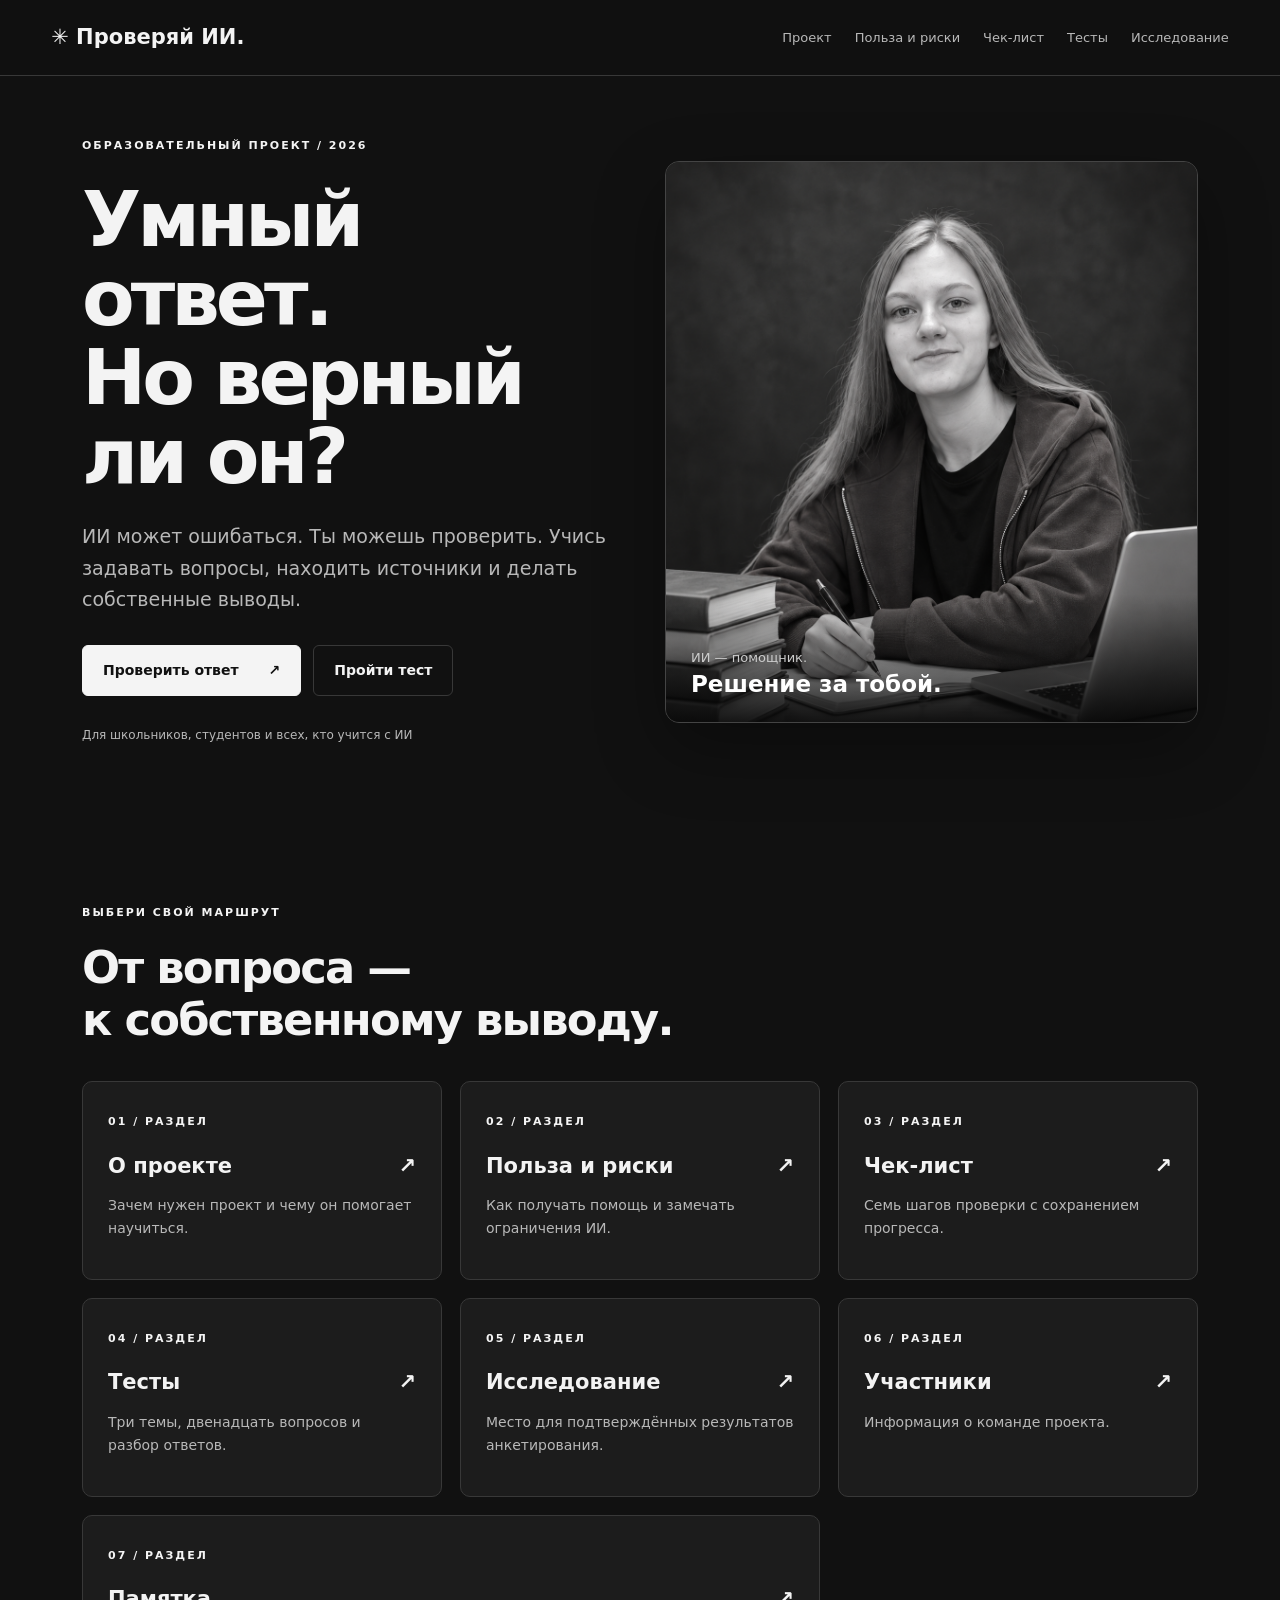
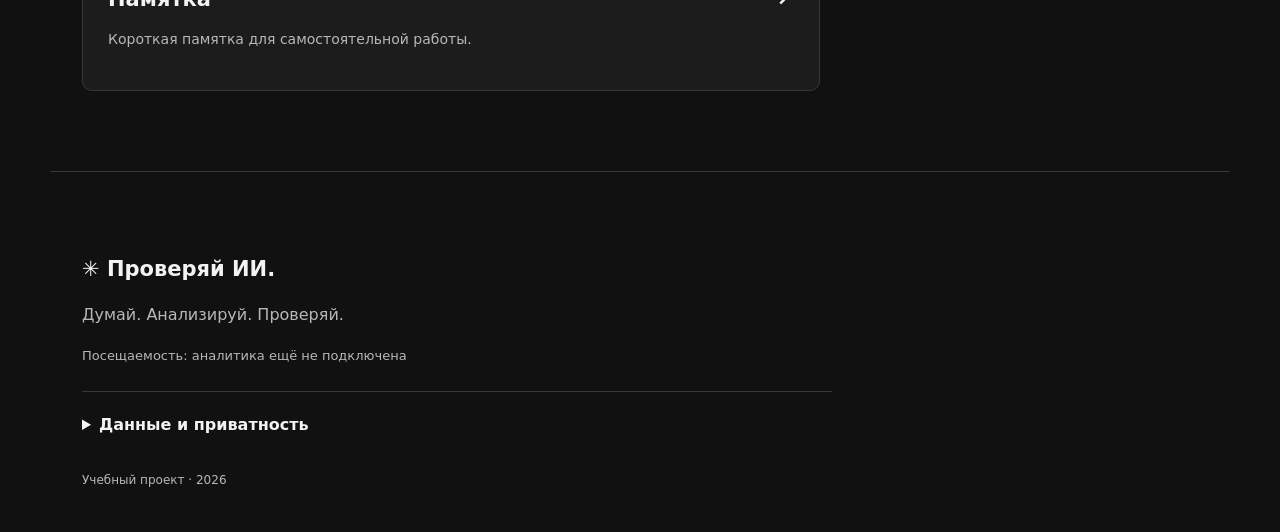
<file: index.html>
<!doctype html><html lang="ru"><head><meta charset="utf-8"><meta name="viewport" content="width=device-width, initial-scale=1"><meta name="theme-color" content="#10131a"><meta name="description" content="Проверяй ИИ: образовательный портал о критическом мышлении, проверке фактов и ответственном использовании ИИ."><title>Главная — Проверяй ИИ</title><link rel="icon" href="favicon.svg" type="image/svg+xml"><link rel="stylesheet" href="style.css"><script src="config.js" defer></script><script src="script.js" defer></script></head><body>
<a class="skip" href="#main">К содержанию</a><header><a class="brand" href="index.html"><span class="mark">✳</span> Проверяй ИИ<span class="dot">.</span></a><button class="menu" aria-expanded="false" aria-controls="nav">Меню</button><nav id="nav" aria-label="Основная навигация"><a href="about.html">Проект</a><a href="guide.html">Польза и риски</a><a href="check.html">Чек-лист</a><a href="tests.html">Тесты</a><a href="research.html">Исследование</a></nav></header>
<main id="main"><section class="hero wrap" id="home"><div><p class="eyebrow">ОБРАЗОВАТЕЛЬНЫЙ ПРОЕКТ / 2026</p><h1>Умный ответ.<br>Но <em>верный</em><br>ли он?</h1><p class="lead">ИИ может ошибаться. Ты можешь проверить. Учись задавать вопросы, находить источники и делать собственные выводы.</p><div class="actions"><a class="button primary" href="check.html">Проверить ответ <span>↗</span></a><a class="button ghost" href="tests.html">Пройти тест</a></div><p class="small">Для школьников, студентов и всех, кто учится с ИИ</p></div><figure class="student-portrait"><img src="assets/student-hero.png" width="1122" height="1402" alt="Девочка из брошюры проекта за столом с тетрадью, книгами и ноутбуком"><figcaption><span>ИИ — помощник.</span><strong>Решение за тобой.</strong></figcaption></figure></section><section class="wrap section directory"><p class="eyebrow">ВЫБЕРИ СВОЙ МАРШРУТ</p><h2>От вопроса —<br><em>к собственному выводу.</em></h2><div class="portal-grid"><a class="portal-link" href="about.html"><span class="eyebrow">01 / РАЗДЕЛ</span><h3>О проекте <span>↗</span></h3><p>Зачем нужен проект и чему он помогает научиться.</p></a><a class="portal-link" href="guide.html"><span class="eyebrow">02 / РАЗДЕЛ</span><h3>Польза и риски <span>↗</span></h3><p>Как получать помощь и замечать ограничения ИИ.</p></a><a class="portal-link" href="check.html"><span class="eyebrow">03 / РАЗДЕЛ</span><h3>Чек-лист <span>↗</span></h3><p>Семь шагов проверки с сохранением прогресса.</p></a><a class="portal-link" href="tests.html"><span class="eyebrow">04 / РАЗДЕЛ</span><h3>Тесты <span>↗</span></h3><p>Три темы, двенадцать вопросов и разбор ответов.</p></a><a class="portal-link" href="research.html"><span class="eyebrow">05 / РАЗДЕЛ</span><h3>Исследование <span>↗</span></h3><p>Место для подтверждённых результатов анкетирования.</p></a><a class="portal-link" href="team.html"><span class="eyebrow">06 / РАЗДЕЛ</span><h3>Участники <span>↗</span></h3><p>Информация о команде проекта.</p></a><a class="portal-link" href="rules.html"><span class="eyebrow">07 / РАЗДЕЛ</span><h3>Памятка <span>↗</span></h3><p>Короткая памятка для самостоятельной работы.</p></a></div></section></main><footer class="wrap"><a class="brand" href="index.html">✳ Проверяй ИИ.</a><p>Думай. Анализируй. Проверяй.</p><div id="visits" role="status">Посещаемость: аналитика ещё не подключена</div><details><summary>Данные и приватность</summary><p>Отметки чек-листа хранятся локально в браузере. После завершения теста посетитель может добровольно отправить ответы и балл владельцу через Google Apps Script в закрытую Google Таблицу. Имя и почта не запрашиваются. Без нажатия кнопки ответы не отправляются. После подключения GoatCounter посещения обрабатываются сторонним сервисом. Блокировщики могут мешать учёту, а просмотры не равны числу людей.</p><a href="https://www.goatcounter.com/help/privacy">Обработка данных GoatCounter ↗</a></details><p class="small">Учебный проект · 2026</p></footer><noscript><p class="wrap">Для чек-листа и тестов включи JavaScript. Статьи и памятка доступны без него.</p></noscript></body></html>
</file>
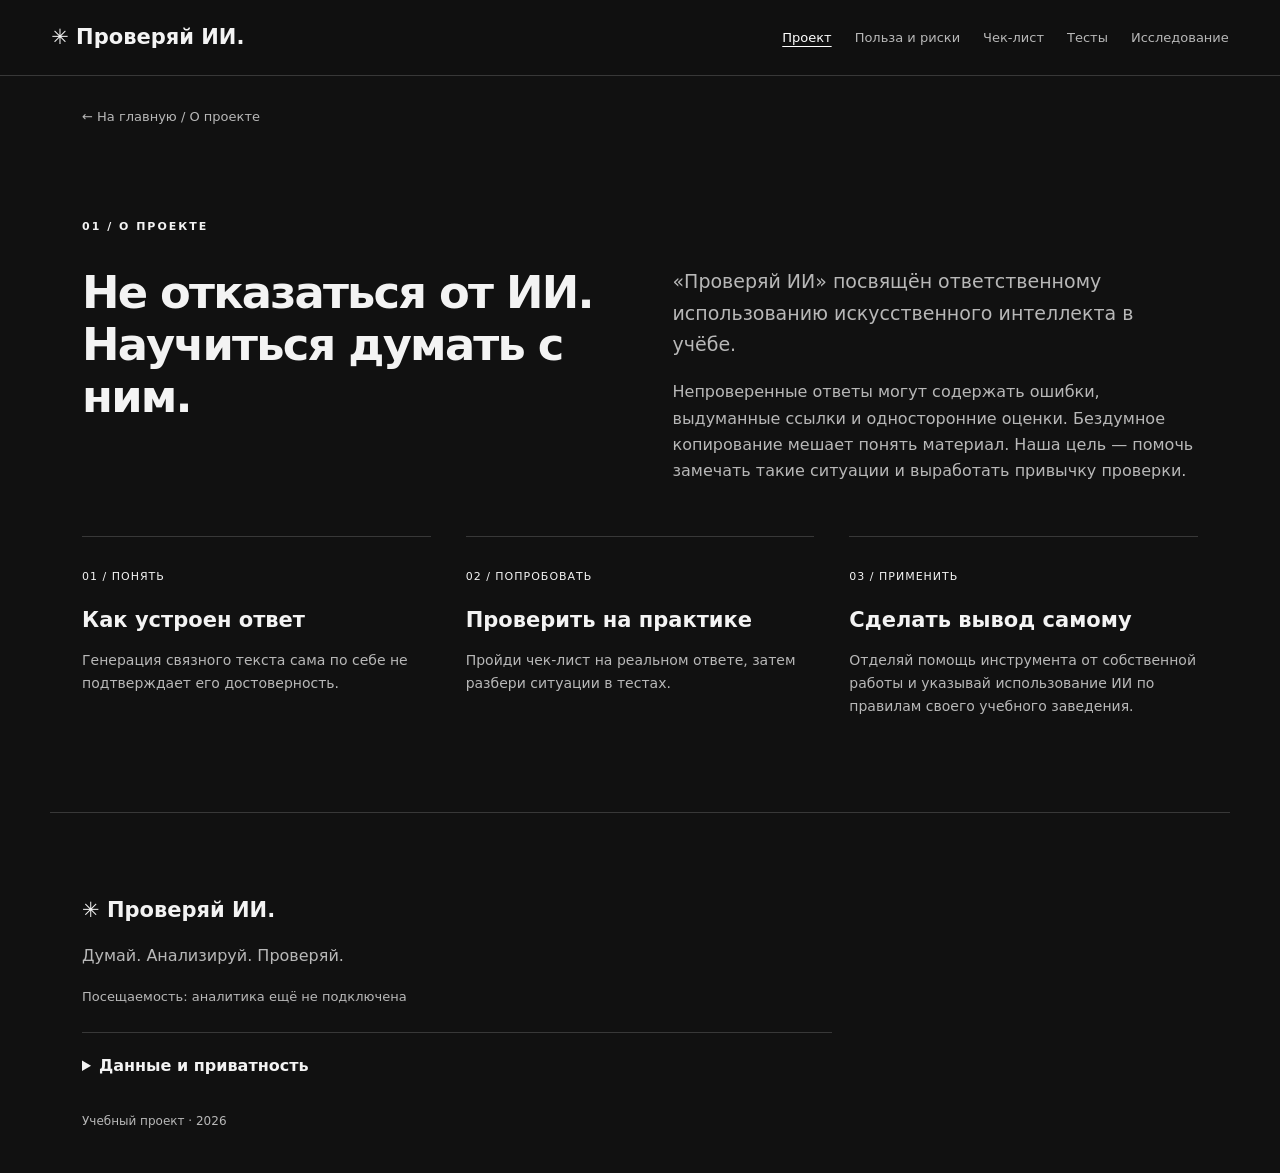
<file: about.html>
<!doctype html><html lang="ru"><head><meta charset="utf-8"><meta name="viewport" content="width=device-width, initial-scale=1"><meta name="theme-color" content="#10131a"><meta name="description" content="Проверяй ИИ: образовательный портал о критическом мышлении, проверке фактов и ответственном использовании ИИ."><title>О проекте — Проверяй ИИ</title><link rel="icon" href="favicon.svg" type="image/svg+xml"><link rel="stylesheet" href="style.css"><script src="config.js" defer></script><script src="script.js" defer></script></head><body>
<a class="skip" href="#main">К содержанию</a><header><a class="brand" href="index.html"><span class="mark">✳</span> Проверяй ИИ<span class="dot">.</span></a><button class="menu" aria-expanded="false" aria-controls="nav">Меню</button><nav id="nav" aria-label="Основная навигация"><a aria-current="page" href="about.html">Проект</a><a href="guide.html">Польза и риски</a><a href="check.html">Чек-лист</a><a href="tests.html">Тесты</a><a href="research.html">Исследование</a></nav></header>
<main id="main"><div class="wrap breadcrumb"><a href="index.html">← На главную</a><span> / О проекте</span></div><section class="wrap section" id="about"><p class="eyebrow">01 / О ПРОЕКТЕ</p><div class="split"><h2>Не отказаться от ИИ.<br>Научиться <em>думать с ним.</em></h2><div><p class="lead">«Проверяй ИИ» посвящён ответственному использованию искусственного интеллекта в учёбе.</p><p>Непроверенные ответы могут содержать ошибки, выдуманные ссылки и односторонние оценки. Бездумное копирование мешает понять материал. Наша цель — помочь замечать такие ситуации и выработать привычку проверки.</p></div></div><div class="steps"><article><span>01 / ПОНЯТЬ</span><h3>Как устроен ответ</h3><p>Генерация связного текста сама по себе не подтверждает его достоверность.</p></article><article><span>02 / ПОПРОБОВАТЬ</span><h3>Проверить на практике</h3><p>Пройди чек-лист на реальном ответе, затем разбери ситуации в тестах.</p></article><article><span>03 / ПРИМЕНИТЬ</span><h3>Сделать вывод самому</h3><p>Отделяй помощь инструмента от собственной работы и указывай использование ИИ по правилам своего учебного заведения.</p></article></div></section></main><footer class="wrap"><a class="brand" href="index.html">✳ Проверяй ИИ.</a><p>Думай. Анализируй. Проверяй.</p><div id="visits" role="status">Посещаемость: аналитика ещё не подключена</div><details><summary>Данные и приватность</summary><p>Отметки чек-листа хранятся локально в браузере. После завершения теста посетитель может добровольно отправить ответы и балл владельцу через Google Apps Script в закрытую Google Таблицу. Имя и почта не запрашиваются. Без нажатия кнопки ответы не отправляются. После подключения GoatCounter посещения обрабатываются сторонним сервисом. Блокировщики могут мешать учёту, а просмотры не равны числу людей.</p><a href="https://www.goatcounter.com/help/privacy">Обработка данных GoatCounter ↗</a></details><p class="small">Учебный проект · 2026</p></footer><noscript><p class="wrap">Для чек-листа и тестов включи JavaScript. Статьи и памятка доступны без него.</p></noscript></body></html>
</file>
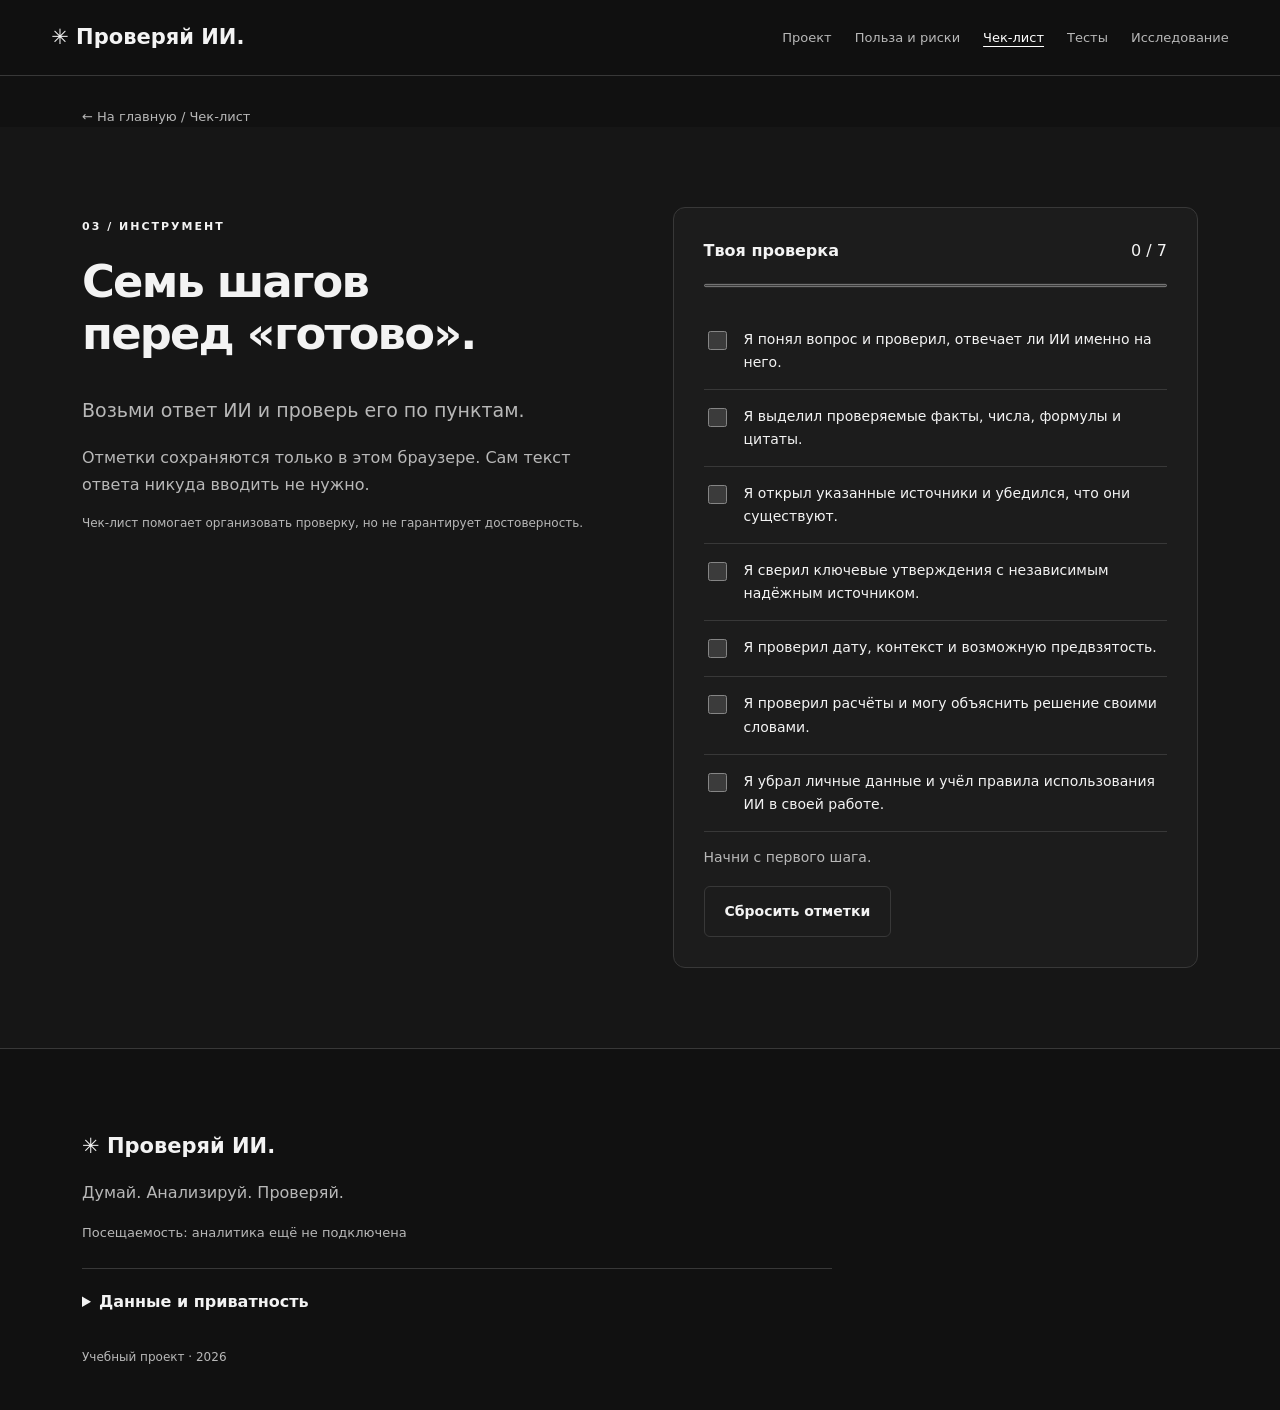
<file: check.html>
<!doctype html><html lang="ru"><head><meta charset="utf-8"><meta name="viewport" content="width=device-width, initial-scale=1"><meta name="theme-color" content="#10131a"><meta name="description" content="Проверяй ИИ: образовательный портал о критическом мышлении, проверке фактов и ответственном использовании ИИ."><title>Чек-лист — Проверяй ИИ</title><link rel="icon" href="favicon.svg" type="image/svg+xml"><link rel="stylesheet" href="style.css"><script src="config.js" defer></script><script src="script.js" defer></script></head><body>
<a class="skip" href="#main">К содержанию</a><header><a class="brand" href="index.html"><span class="mark">✳</span> Проверяй ИИ<span class="dot">.</span></a><button class="menu" aria-expanded="false" aria-controls="nav">Меню</button><nav id="nav" aria-label="Основная навигация"><a href="about.html">Проект</a><a href="guide.html">Польза и риски</a><a aria-current="page" href="check.html">Чек-лист</a><a href="tests.html">Тесты</a><a href="research.html">Исследование</a></nav></header>
<main id="main"><div class="wrap breadcrumb"><a href="index.html">← На главную</a><span> / Чек-лист</span></div><section class="section check-section" id="check"><div class="wrap split"><div><p class="eyebrow">03 / ИНСТРУМЕНТ</p><h2>Семь шагов<br>перед «готово»<em>.</em></h2><p class="lead">Возьми ответ ИИ и проверь его по пунктам.</p><p>Отметки сохраняются только в этом браузере. Сам текст ответа никуда вводить не нужно.</p><p class="small">Чек-лист помогает организовать проверку, но не гарантирует достоверность.</p></div><div class="panel"><div class="progress-head"><b>Твоя проверка</b><output id="count">0 / 7</output></div><progress id="progress" max="7" value="0" aria-label="Выполненные шаги проверки"></progress><div id="check-items"></div><p id="check-result" role="status"></p><button id="reset" class="button ghost">Сбросить отметки</button></div></div></section></main><footer class="wrap"><a class="brand" href="index.html">✳ Проверяй ИИ.</a><p>Думай. Анализируй. Проверяй.</p><div id="visits" role="status">Посещаемость: аналитика ещё не подключена</div><details><summary>Данные и приватность</summary><p>Отметки чек-листа хранятся локально в браузере. После завершения теста посетитель может добровольно отправить ответы и балл владельцу через Google Apps Script в закрытую Google Таблицу. Имя и почта не запрашиваются. Без нажатия кнопки ответы не отправляются. После подключения GoatCounter посещения обрабатываются сторонним сервисом. Блокировщики могут мешать учёту, а просмотры не равны числу людей.</p><a href="https://www.goatcounter.com/help/privacy">Обработка данных GoatCounter ↗</a></details><p class="small">Учебный проект · 2026</p></footer><noscript><p class="wrap">Для чек-листа и тестов включи JavaScript. Статьи и памятка доступны без него.</p></noscript></body></html>
</file>
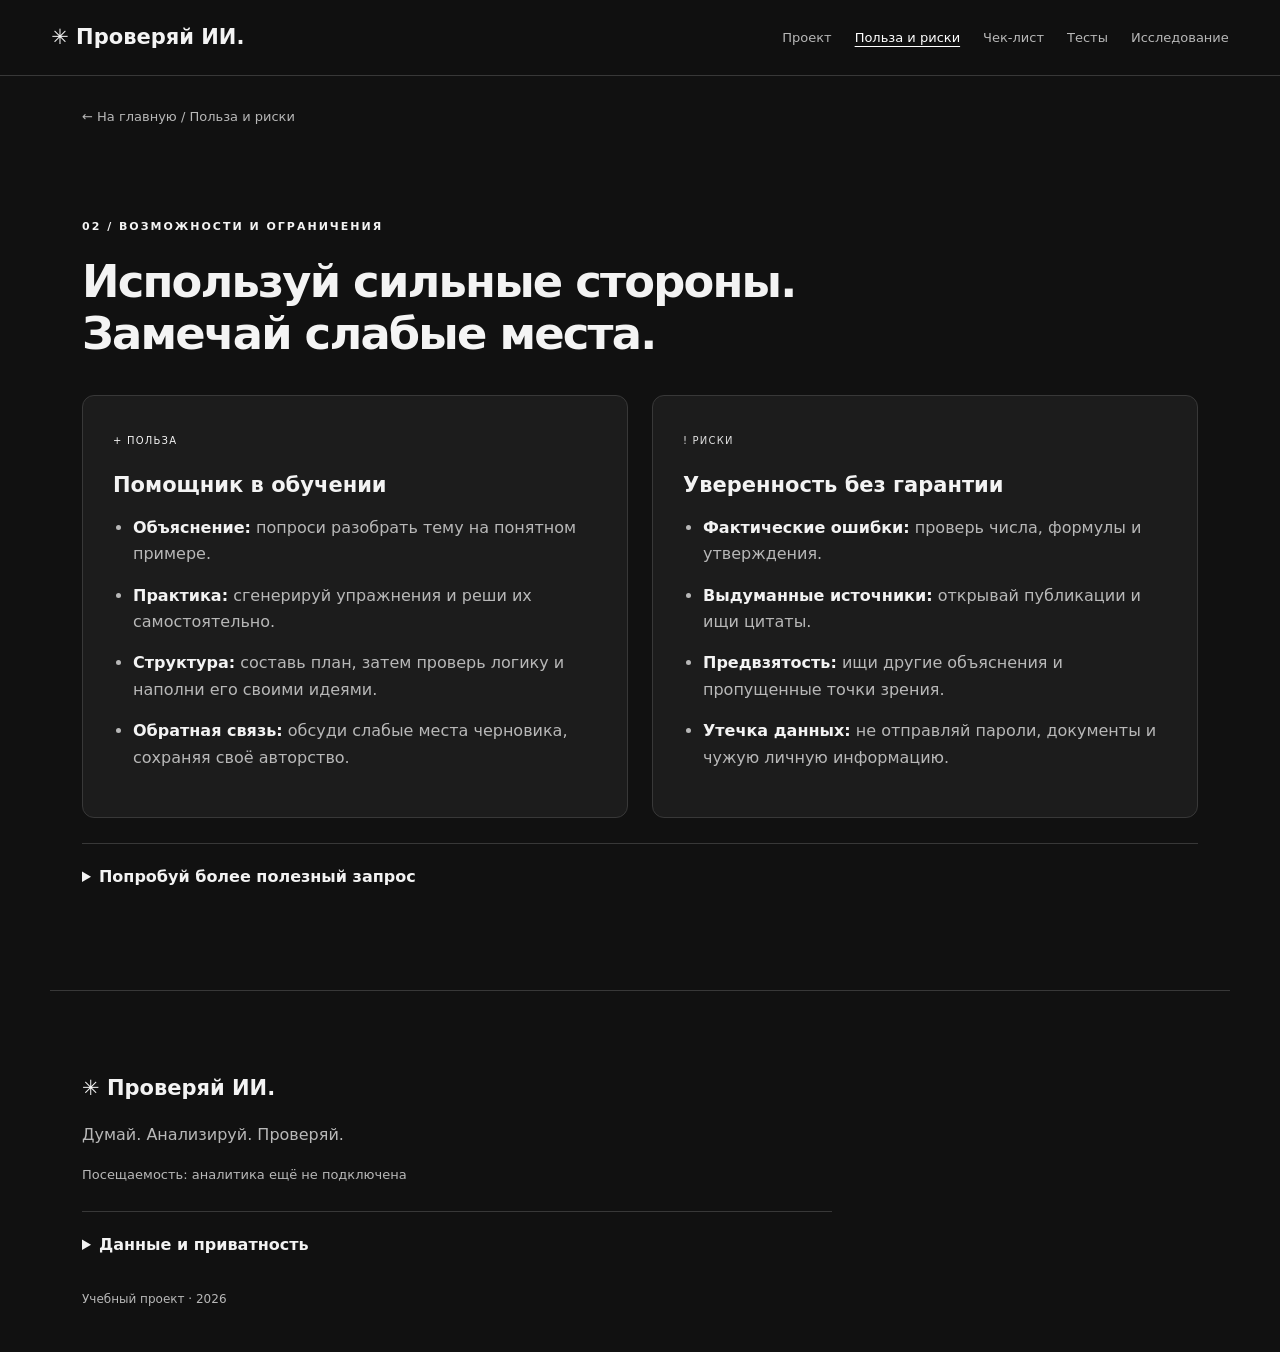
<file: guide.html>
<!doctype html><html lang="ru"><head><meta charset="utf-8"><meta name="viewport" content="width=device-width, initial-scale=1"><meta name="theme-color" content="#10131a"><meta name="description" content="Проверяй ИИ: образовательный портал о критическом мышлении, проверке фактов и ответственном использовании ИИ."><title>Польза и риски — Проверяй ИИ</title><link rel="icon" href="favicon.svg" type="image/svg+xml"><link rel="stylesheet" href="style.css"><script src="config.js" defer></script><script src="script.js" defer></script></head><body>
<a class="skip" href="#main">К содержанию</a><header><a class="brand" href="index.html"><span class="mark">✳</span> Проверяй ИИ<span class="dot">.</span></a><button class="menu" aria-expanded="false" aria-controls="nav">Меню</button><nav id="nav" aria-label="Основная навигация"><a href="about.html">Проект</a><a aria-current="page" href="guide.html">Польза и риски</a><a href="check.html">Чек-лист</a><a href="tests.html">Тесты</a><a href="research.html">Исследование</a></nav></header>
<main id="main"><div class="wrap breadcrumb"><a href="index.html">← На главную</a><span> / Польза и риски</span></div><section class="wrap section" id="guide"><p class="eyebrow">02 / ВОЗМОЖНОСТИ И ОГРАНИЧЕНИЯ</p><h2>Используй сильные стороны.<br><em>Замечай слабые места.</em></h2><div class="two"><article class="panel positive"><span class="tag">+ ПОЛЬЗА</span><h3>Помощник в обучении</h3><ul><li><b>Объяснение:</b> попроси разобрать тему на понятном примере.</li><li><b>Практика:</b> сгенерируй упражнения и реши их самостоятельно.</li><li><b>Структура:</b> составь план, затем проверь логику и наполни его своими идеями.</li><li><b>Обратная связь:</b> обсуди слабые места черновика, сохраняя своё авторство.</li></ul></article><article class="panel negative"><span class="tag">! РИСКИ</span><h3>Уверенность без гарантии</h3><ul><li><b>Фактические ошибки:</b> проверь числа, формулы и утверждения.</li><li><b>Выдуманные источники:</b> открывай публикации и ищи цитаты.</li><li><b>Предвзятость:</b> ищи другие объяснения и пропущенные точки зрения.</li><li><b>Утечка данных:</b> не отправляй пароли, документы и чужую личную информацию.</li></ul></article></div><details><summary>Попробуй более полезный запрос</summary><p>«Объясни тему на двух примерах. Раздели факты и предположения. Укажи, что нужно проверить. Затем задай мне три вопроса, чтобы я сам оценил своё понимание».</p><p>Даже такой запрос не гарантирует правильность ответа: проверка источников остаётся твоей задачей.</p></details></section></main><footer class="wrap"><a class="brand" href="index.html">✳ Проверяй ИИ.</a><p>Думай. Анализируй. Проверяй.</p><div id="visits" role="status">Посещаемость: аналитика ещё не подключена</div><details><summary>Данные и приватность</summary><p>Отметки чек-листа хранятся локально в браузере. После завершения теста посетитель может добровольно отправить ответы и балл владельцу через Google Apps Script в закрытую Google Таблицу. Имя и почта не запрашиваются. Без нажатия кнопки ответы не отправляются. После подключения GoatCounter посещения обрабатываются сторонним сервисом. Блокировщики могут мешать учёту, а просмотры не равны числу людей.</p><a href="https://www.goatcounter.com/help/privacy">Обработка данных GoatCounter ↗</a></details><p class="small">Учебный проект · 2026</p></footer><noscript><p class="wrap">Для чек-листа и тестов включи JavaScript. Статьи и памятка доступны без него.</p></noscript></body></html>
</file>
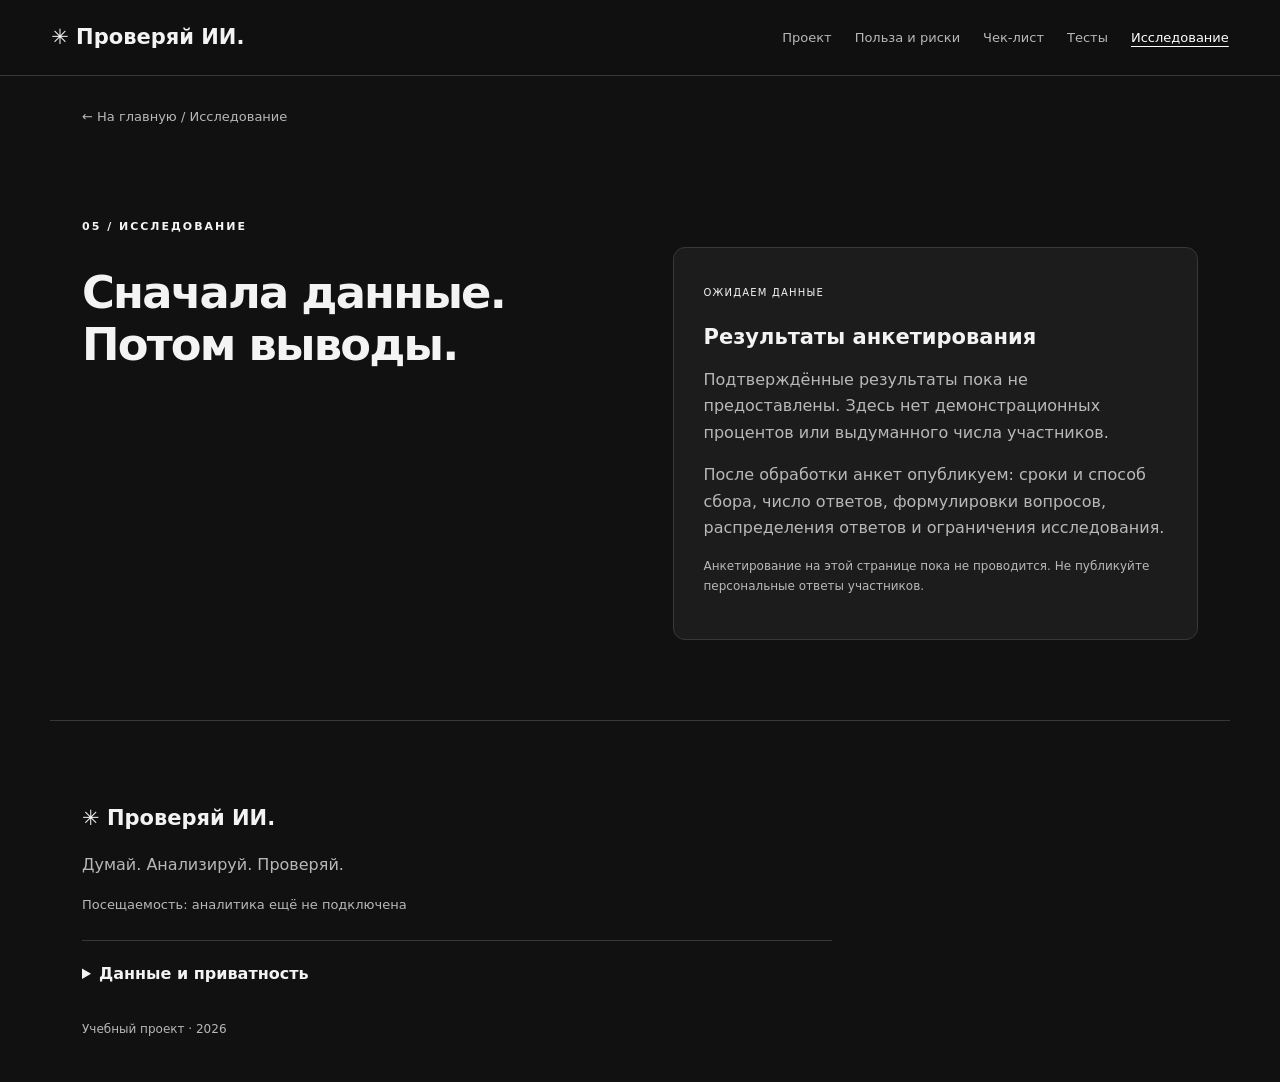
<file: research.html>
<!doctype html><html lang="ru"><head><meta charset="utf-8"><meta name="viewport" content="width=device-width, initial-scale=1"><meta name="theme-color" content="#10131a"><meta name="description" content="Проверяй ИИ: образовательный портал о критическом мышлении, проверке фактов и ответственном использовании ИИ."><title>Исследование — Проверяй ИИ</title><link rel="icon" href="favicon.svg" type="image/svg+xml"><link rel="stylesheet" href="style.css"><script src="config.js" defer></script><script src="script.js" defer></script></head><body>
<a class="skip" href="#main">К содержанию</a><header><a class="brand" href="index.html"><span class="mark">✳</span> Проверяй ИИ<span class="dot">.</span></a><button class="menu" aria-expanded="false" aria-controls="nav">Меню</button><nav id="nav" aria-label="Основная навигация"><a href="about.html">Проект</a><a href="guide.html">Польза и риски</a><a href="check.html">Чек-лист</a><a href="tests.html">Тесты</a><a aria-current="page" href="research.html">Исследование</a></nav></header>
<main id="main"><div class="wrap breadcrumb"><a href="index.html">← На главную</a><span> / Исследование</span></div><section class="wrap section" id="research"><p class="eyebrow">05 / ИССЛЕДОВАНИЕ</p><div class="split"><h2>Сначала данные.<br><em>Потом выводы.</em></h2><div class="panel research"><span class="tag">ОЖИДАЕМ ДАННЫЕ</span><h3>Результаты анкетирования</h3><p>Подтверждённые результаты пока не предоставлены. Здесь нет демонстрационных процентов или выдуманного числа участников.</p><p>После обработки анкет опубликуем: сроки и способ сбора, число ответов, формулировки вопросов, распределения ответов и ограничения исследования.</p><p class="small">Анкетирование на этой странице пока не проводится. Не публикуйте персональные ответы участников.</p></div></div></section></main><footer class="wrap"><a class="brand" href="index.html">✳ Проверяй ИИ.</a><p>Думай. Анализируй. Проверяй.</p><div id="visits" role="status">Посещаемость: аналитика ещё не подключена</div><details><summary>Данные и приватность</summary><p>Отметки чек-листа хранятся локально в браузере. После завершения теста посетитель может добровольно отправить ответы и балл владельцу через Google Apps Script в закрытую Google Таблицу. Имя и почта не запрашиваются. Без нажатия кнопки ответы не отправляются. После подключения GoatCounter посещения обрабатываются сторонним сервисом. Блокировщики могут мешать учёту, а просмотры не равны числу людей.</p><a href="https://www.goatcounter.com/help/privacy">Обработка данных GoatCounter ↗</a></details><p class="small">Учебный проект · 2026</p></footer><noscript><p class="wrap">Для чек-листа и тестов включи JavaScript. Статьи и памятка доступны без него.</p></noscript></body></html>
</file>
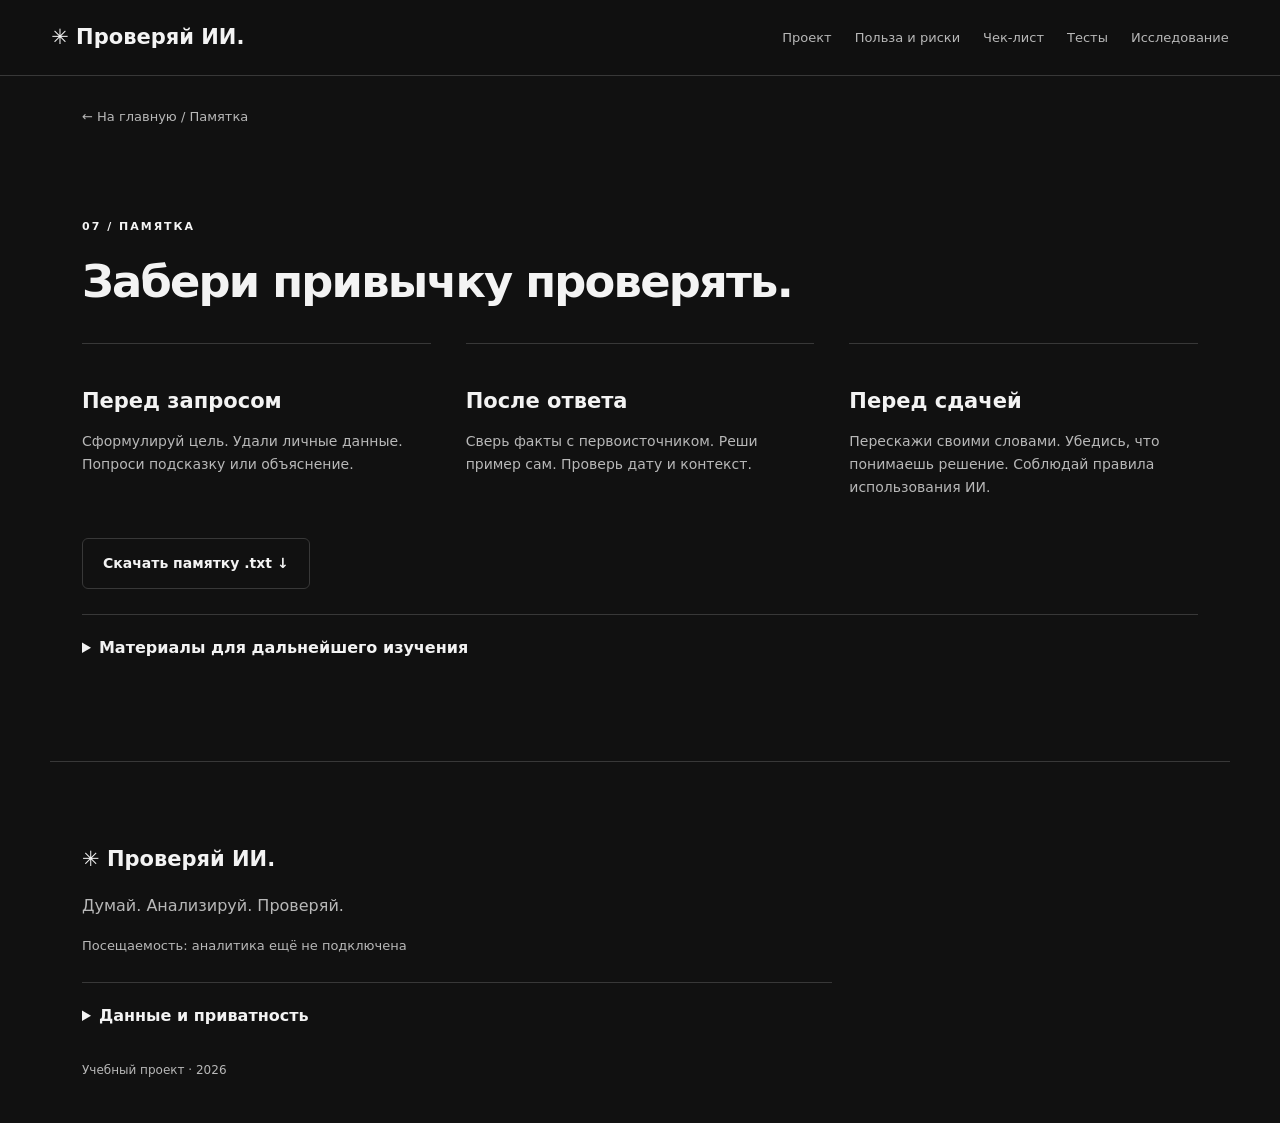
<file: rules.html>
<!doctype html><html lang="ru"><head><meta charset="utf-8"><meta name="viewport" content="width=device-width, initial-scale=1"><meta name="theme-color" content="#10131a"><meta name="description" content="Проверяй ИИ: образовательный портал о критическом мышлении, проверке фактов и ответственном использовании ИИ."><title>Памятка — Проверяй ИИ</title><link rel="icon" href="favicon.svg" type="image/svg+xml"><link rel="stylesheet" href="style.css"><script src="config.js" defer></script><script src="script.js" defer></script></head><body>
<a class="skip" href="#main">К содержанию</a><header><a class="brand" href="index.html"><span class="mark">✳</span> Проверяй ИИ<span class="dot">.</span></a><button class="menu" aria-expanded="false" aria-controls="nav">Меню</button><nav id="nav" aria-label="Основная навигация"><a href="about.html">Проект</a><a href="guide.html">Польза и риски</a><a href="check.html">Чек-лист</a><a href="tests.html">Тесты</a><a href="research.html">Исследование</a></nav></header>
<main id="main"><div class="wrap breadcrumb"><a href="index.html">← На главную</a><span> / Памятка</span></div><section class="wrap section resources" id="rules"><p class="eyebrow">07 / ПАМЯТКА</p><h2>Забери привычку <em>проверять.</em></h2><div class="steps"><article><h3>Перед запросом</h3><p>Сформулируй цель. Удали личные данные. Попроси подсказку или объяснение.</p></article><article><h3>После ответа</h3><p>Сверь факты с первоисточником. Реши пример сам. Проверь дату и контекст.</p></article><article><h3>Перед сдачей</h3><p>Перескажи своими словами. Убедись, что понимаешь решение. Соблюдай правила использования ИИ.</p></article></div><button class="button ghost" id="download">Скачать памятку .txt ↓</button><details><summary>Материалы для дальнейшего изучения</summary><p><a href="https://www.unesco.org/en/artificial-intelligence/education">ЮНЕСКО: ИИ в образовании ↗</a></p><p><a href="https://www.nist.gov/itl/ai-risk-management-framework">NIST: подход к управлению рисками ИИ ↗</a></p><p>Общие материалы; они не заменяют проверку конкретного ответа.</p></details></section></main><footer class="wrap"><a class="brand" href="index.html">✳ Проверяй ИИ.</a><p>Думай. Анализируй. Проверяй.</p><div id="visits" role="status">Посещаемость: аналитика ещё не подключена</div><details><summary>Данные и приватность</summary><p>Отметки чек-листа хранятся локально в браузере. После завершения теста посетитель может добровольно отправить ответы и балл владельцу через Google Apps Script в закрытую Google Таблицу. Имя и почта не запрашиваются. Без нажатия кнопки ответы не отправляются. После подключения GoatCounter посещения обрабатываются сторонним сервисом. Блокировщики могут мешать учёту, а просмотры не равны числу людей.</p><a href="https://www.goatcounter.com/help/privacy">Обработка данных GoatCounter ↗</a></details><p class="small">Учебный проект · 2026</p></footer><noscript><p class="wrap">Для чек-листа и тестов включи JavaScript. Статьи и памятка доступны без него.</p></noscript></body></html>
</file>
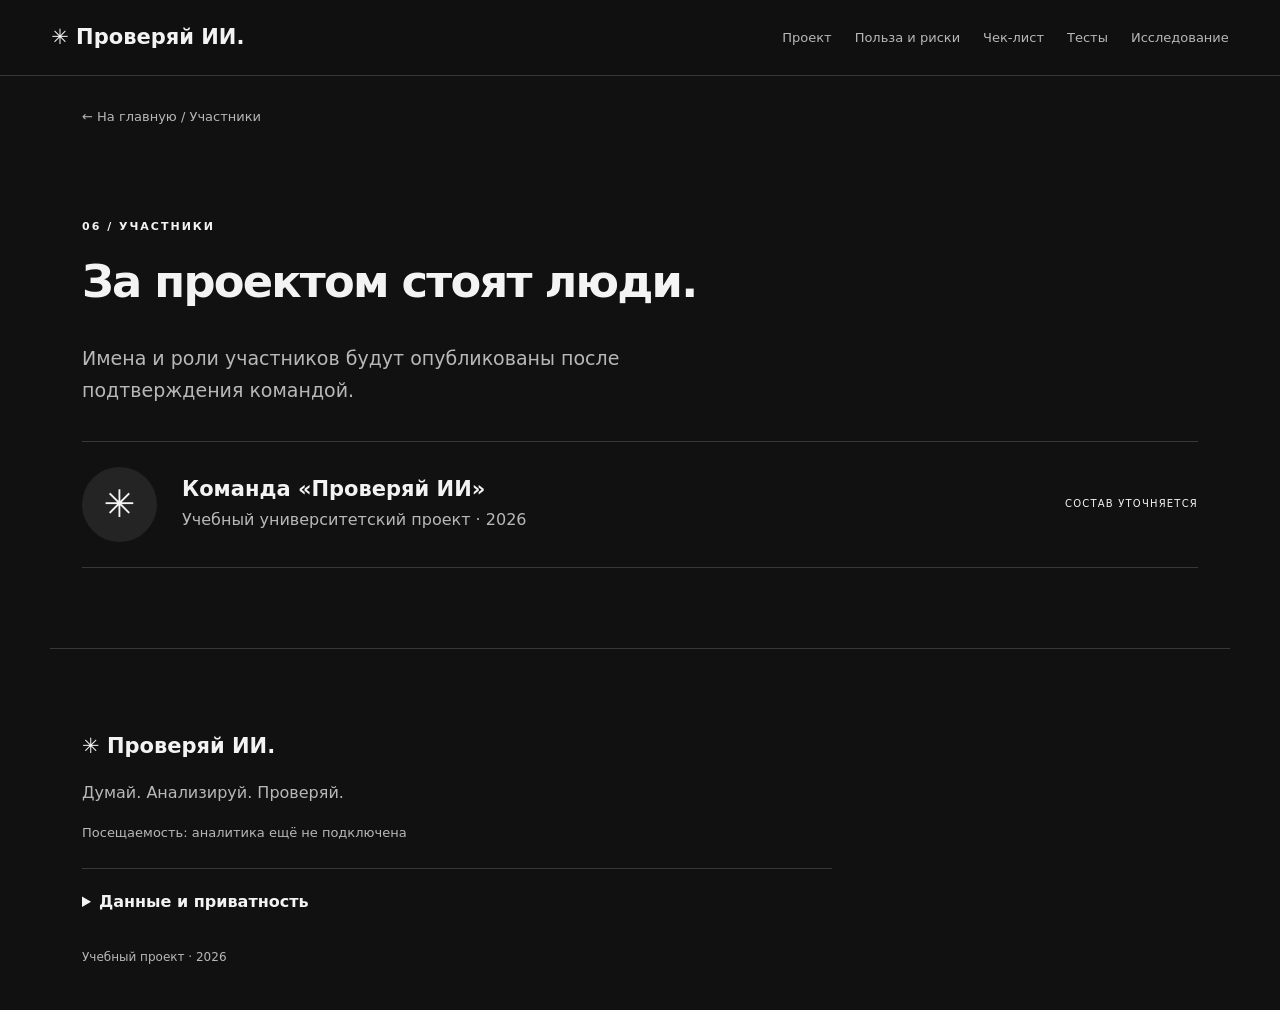
<file: team.html>
<!doctype html><html lang="ru"><head><meta charset="utf-8"><meta name="viewport" content="width=device-width, initial-scale=1"><meta name="theme-color" content="#10131a"><meta name="description" content="Проверяй ИИ: образовательный портал о критическом мышлении, проверке фактов и ответственном использовании ИИ."><title>Участники — Проверяй ИИ</title><link rel="icon" href="favicon.svg" type="image/svg+xml"><link rel="stylesheet" href="style.css"><script src="config.js" defer></script><script src="script.js" defer></script></head><body>
<a class="skip" href="#main">К содержанию</a><header><a class="brand" href="index.html"><span class="mark">✳</span> Проверяй ИИ<span class="dot">.</span></a><button class="menu" aria-expanded="false" aria-controls="nav">Меню</button><nav id="nav" aria-label="Основная навигация"><a href="about.html">Проект</a><a href="guide.html">Польза и риски</a><a href="check.html">Чек-лист</a><a href="tests.html">Тесты</a><a href="research.html">Исследование</a></nav></header>
<main id="main"><div class="wrap breadcrumb"><a href="index.html">← На главную</a><span> / Участники</span></div><section class="wrap section" id="team"><p class="eyebrow">06 / УЧАСТНИКИ</p><h2>За проектом <em>стоят люди.</em></h2><p class="lead">Имена и роли участников будут опубликованы после подтверждения командой.</p><div class="team-row"><span class="avatar">✳</span><div><h3>Команда «Проверяй ИИ»</h3><p>Учебный университетский проект · 2026</p></div><span class="tag">СОСТАВ УТОЧНЯЕТСЯ</span></div></section></main><footer class="wrap"><a class="brand" href="index.html">✳ Проверяй ИИ.</a><p>Думай. Анализируй. Проверяй.</p><div id="visits" role="status">Посещаемость: аналитика ещё не подключена</div><details><summary>Данные и приватность</summary><p>Отметки чек-листа хранятся локально в браузере. После завершения теста посетитель может добровольно отправить ответы и балл владельцу через Google Apps Script в закрытую Google Таблицу. Имя и почта не запрашиваются. Без нажатия кнопки ответы не отправляются. После подключения GoatCounter посещения обрабатываются сторонним сервисом. Блокировщики могут мешать учёту, а просмотры не равны числу людей.</p><a href="https://www.goatcounter.com/help/privacy">Обработка данных GoatCounter ↗</a></details><p class="small">Учебный проект · 2026</p></footer><noscript><p class="wrap">Для чек-листа и тестов включи JavaScript. Статьи и памятка доступны без него.</p></noscript></body></html>
</file>
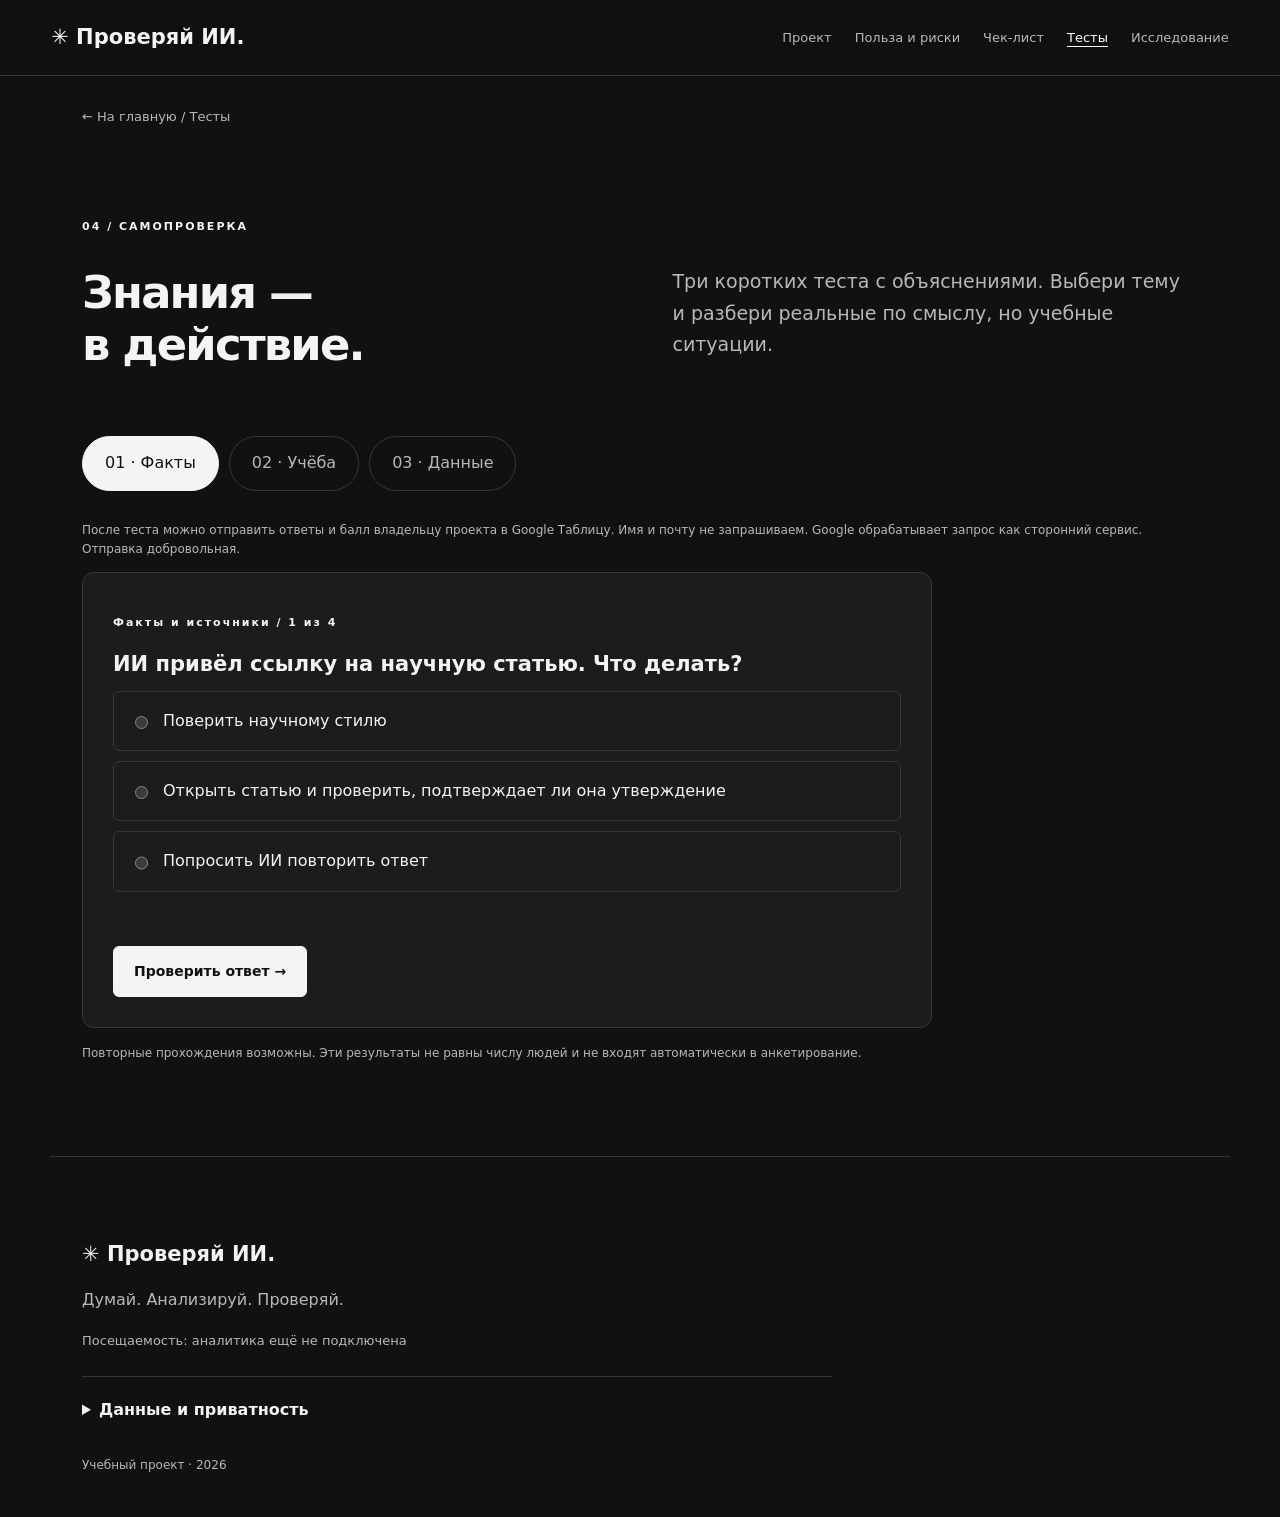
<file: tests.html>
<!doctype html><html lang="ru"><head><meta charset="utf-8"><meta name="viewport" content="width=device-width, initial-scale=1"><meta name="theme-color" content="#10131a"><meta name="description" content="Проверяй ИИ: образовательный портал о критическом мышлении, проверке фактов и ответственном использовании ИИ."><title>Тесты — Проверяй ИИ</title><link rel="icon" href="favicon.svg" type="image/svg+xml"><link rel="stylesheet" href="style.css"><script src="config.js" defer></script><script src="script.js" defer></script></head><body>
<a class="skip" href="#main">К содержанию</a><header><a class="brand" href="index.html"><span class="mark">✳</span> Проверяй ИИ<span class="dot">.</span></a><button class="menu" aria-expanded="false" aria-controls="nav">Меню</button><nav id="nav" aria-label="Основная навигация"><a href="about.html">Проект</a><a href="guide.html">Польза и риски</a><a href="check.html">Чек-лист</a><a aria-current="page" href="tests.html">Тесты</a><a href="research.html">Исследование</a></nav></header>
<main id="main"><div class="wrap breadcrumb"><a href="index.html">← На главную</a><span> / Тесты</span></div><section class="wrap section" id="tests"><p class="eyebrow">04 / САМОПРОВЕРКА</p><div class="split"><h2>Знания —<br><em>в действие.</em></h2><p class="lead">Три коротких теста с объяснениями. Выбери тему и разбери реальные по смыслу, но учебные ситуации.</p></div><div class="tabs" role="group" aria-label="Выбор теста"><button data-quiz="0" aria-pressed="true">01 · Факты</button><button data-quiz="1" aria-pressed="false">02 · Учёба</button><button data-quiz="2" aria-pressed="false">03 · Данные</button></div><p id="collection-info" class="small"></p><form class="panel quiz" id="quiz"><p class="eyebrow" id="quiz-number"></p><h3 id="question" tabindex="-1"></h3><div id="options"></div><p id="feedback" role="status"></p><button class="button primary" id="quiz-submit" type="submit">Проверить ответ →</button></form><div class="quiz"><button type="button" class="button ghost" id="send-result" hidden>Отправить ответы и балл владельцу</button><p id="send-status" role="status"></p></div><p class="small">Повторные прохождения возможны. Эти результаты не равны числу людей и не входят автоматически в анкетирование.</p></section></main><footer class="wrap"><a class="brand" href="index.html">✳ Проверяй ИИ.</a><p>Думай. Анализируй. Проверяй.</p><div id="visits" role="status">Посещаемость: аналитика ещё не подключена</div><details><summary>Данные и приватность</summary><p>Отметки чек-листа хранятся локально в браузере. После завершения теста посетитель может добровольно отправить ответы и балл владельцу через Google Apps Script в закрытую Google Таблицу. Имя и почта не запрашиваются. Без нажатия кнопки ответы не отправляются. После подключения GoatCounter посещения обрабатываются сторонним сервисом. Блокировщики могут мешать учёту, а просмотры не равны числу людей.</p><a href="https://www.goatcounter.com/help/privacy">Обработка данных GoatCounter ↗</a></details><p class="small">Учебный проект · 2026</p></footer><noscript><p class="wrap">Для чек-листа и тестов включи JavaScript. Статьи и памятка доступны без него.</p></noscript></body></html>
</file>
<file: style.css>
@charset "UTF-8";:root{color-scheme:dark;--bg:#111111;--panel:#1c1c1c;--line:#383838;--text:#f3f3f3;--muted:#b8b8b8;--accent:#f4f4f4}*{box-sizing:border-box}html{scroll-behavior:smooth;scroll-padding-top:100px}body{margin:0;background:var(--bg);color:var(--text);font:16px/1.65 system-ui,-apple-system,Segoe UI,sans-serif}a{color:inherit;text-underline-offset:4px}button,input{font:inherit}button,a{ -webkit-tap-highlight-color:transparent}button{cursor:pointer}a:focus-visible,button:focus-visible,input:focus-visible,summary:focus-visible{outline:3px solid var(--accent);outline-offset:5px}.wrap{max-width:1180px;margin:auto;padding-left:32px;padding-right:32px}header{position:sticky;top:0;z-index:10;background:#111111f2;border-bottom:1px solid var(--line);padding:20px 4%;display:flex;align-items:center;justify-content:space-between;gap:20px;backdrop-filter:blur(12px)}.brand{font-size:21px;font-weight:800;text-decoration:none;white-space:nowrap}.mark,.dot,em{color:var(--accent)}nav{display:flex;gap:23px}nav a{font-size:13px;text-decoration:none;color:var(--muted)}nav a:hover{color:var(--accent)}.menu{display:none}.skip{position:fixed;top:-100px;z-index:100;background:var(--accent);color:#111111;padding:12px}.skip:focus{top:0}.hero{display:grid;grid-template-columns:1fr 1fr;gap:60px;align-items:center;padding-top:75px;padding-bottom:85px;min-height:700px}.eyebrow{font-size:11px;letter-spacing:2px;font-weight:700;color:var(--accent)}h1{font-size:clamp(54px,6vw,86px);line-height:1.03;letter-spacing:-4px;margin:25px 0}em{font-style:normal}h2{font-size:clamp(30px,3.5vw,47px);line-height:1.16;letter-spacing:-1.8px;margin:20px 0 35px}h3{font-size:21px;line-height:1.35;margin:18px 0 12px}p{color:var(--muted)}.lead{font-size:19px;max-width:580px}.small{font-size:12px}.actions{display:flex;gap:12px;flex-wrap:wrap;margin:30px 0}.button{display:inline-flex;align-items:center;justify-content:center;gap:30px;border-radius:6px;padding:13px 20px;text-decoration:none;font-weight:650;border:1px solid var(--line);font-size:14px}.primary{background:var(--accent);border-color:var(--accent);color:#111111}.ghost{background:transparent;color:var(--text)}.button:hover{filter:brightness(1.1);transform:translateY(-2px)}.hero-art{position:relative;padding:42px 0}.orbit{position:absolute;inset:-25px;border:1px solid #f4f4f430;border-radius:50%;animation:breathe 6s ease-in-out infinite}.orbit:after{content:'✳';position:absolute;right:25px;top:35px;font-size:50px;color:var(--accent)}.sample{position:relative;border:1px solid #555555;background:linear-gradient(140deg,#292929,#1c1c1c 65%);padding:28px;border-radius:12px;box-shadow:0 25px 70px #0005;transform:rotate(-2deg)}.prompt{font-size:25px;line-height:1.4;color:var(--text)}.answer{background:#111111;padding:20px;border-radius:8px}.answer p{color:var(--text);font-size:18px}.status{font-size:10px;letter-spacing:1px;color:var(--accent)}.scan{display:flex;gap:15px;padding:11px 0;border-top:1px solid var(--line);font-size:13px}.scan span{color:var(--muted)}.scan b{margin-left:auto;color:var(--accent)}.art-note{position:relative;margin:25px 15px 0;color:var(--muted);font-size:12px}.ribbon{border-block:1px solid var(--line);display:flex;justify-content:center;gap:45px;padding:20px;font-size:12px;letter-spacing:1px}.ribbon i{color:var(--accent);font-style:normal}.section{padding-top:80px;padding-bottom:80px;border-bottom:1px solid var(--line)}.split{display:grid;grid-template-columns:1fr 1fr;gap:65px}.steps{display:grid;grid-template-columns:repeat(3,1fr);gap:35px;margin-top:35px}.steps article{border-top:1px solid var(--line);padding-top:25px}.steps article>span{color:var(--accent);font-size:11px;letter-spacing:1px}.steps p{font-size:14px}.two{display:grid;grid-template-columns:1fr 1fr;gap:24px}.panel{padding:30px;background:var(--panel);border:1px solid var(--line);border-radius:12px}.tag{font-size:10px;letter-spacing:1.2px;color:var(--accent)}.negative .tag{color:#e0e0e0}ul{padding-left:20px;color:var(--muted)}li{margin:15px 0}li b{color:var(--text)}details{border-top:1px solid var(--line);padding:20px 0;margin-top:25px}summary{cursor:pointer;font-weight:600}.check-section{background:#161616}.progress-head{display:flex;justify-content:space-between}output{color:var(--accent)}progress{width:100%;height:7px;accent-color:var(--accent);margin:18px 0}progress::-webkit-progress-bar{background:#404040;border-radius:5px}progress::-webkit-progress-value{background:var(--accent);border-radius:5px}.check-item{display:flex;gap:14px;align-items:flex-start;border-bottom:1px solid var(--line);padding:15px 0;font-size:14px;cursor:pointer}.check-item input{width:19px;height:19px;accent-color:var(--accent);flex-shrink:0}.check-item:has(:checked){color:var(--accent)}#check-result,#feedback{min-height:26px;font-size:14px}.tabs{display:flex;gap:10px;margin:30px 0;flex-wrap:wrap}.tabs button{background:transparent;color:var(--muted);border:1px solid var(--line);padding:13px 22px;border-radius:30px}.tabs button[aria-pressed=true]{background:var(--accent);color:#111111;border-color:var(--accent)}.quiz{max-width:850px}.option{display:flex;gap:12px;padding:16px;border:1px solid var(--line);border-radius:6px;margin:10px 0;cursor:pointer}.option:has(:checked){border-color:var(--accent);background:#f4f4f40c}.option input{accent-color:var(--accent)}.team-row{display:flex;align-items:center;gap:25px;border-block:1px solid var(--line);padding:25px 0;margin-top:35px}.team-row .tag{margin-left:auto}.avatar{background:#f4f4f415;color:var(--accent);width:75px;height:75px;display:grid;place-items:center;font-size:38px;border-radius:50%}.team-row h3,.team-row p{margin:4px 0}.resources .button{margin-top:25px}footer{padding-top:50px!important;padding-bottom:30px!important}footer details{max-width:750px}#visits{font-size:13px;color:var(--muted)}@keyframes breathe{50%{transform:rotate(8deg) scale(1.03)}}@media(max-width:900px){nav{gap:12px}.hero{gap:30px}h1{letter-spacing:-2px}.split{gap:30px}}@media(max-width:700px){.wrap{padding-left:20px;padding-right:20px}header{padding:15px 20px;flex-wrap:wrap}.brand{font-size:18px}.menu{display:block;background:transparent;color:var(--text);border:1px solid var(--line);border-radius:4px;padding:7px 12px}nav{display:none;width:100%;flex-direction:column;padding:15px 0}nav.open{display:flex}.hero,.split,.two,.steps{grid-template-columns:1fr}.hero{padding-top:40px;padding-bottom:45px;gap:20px}h1{font-size:64px}.hero-art{padding:20px 10px}.orbit{inset:0}.ribbon{gap:15px;font-size:9px;flex-wrap:wrap}.ribbon i{display:none}.section{padding-top:50px;padding-bottom:50px}.panel{padding:22px}.team-row{flex-wrap:wrap}.team-row .tag{margin-left:0}.lead{font-size:17px}}@media(prefers-reduced-motion:reduce){html{scroll-behavior:auto}*,*:before,*:after{animation:none!important;transition:none!important}}@media print{header,.hero-art,.ribbon,.actions,#tests,#check,#visits,.button{display:none}body{background:white;color:black}p,em,.eyebrow{color:#333}.section{padding:20px 0;break-inside:avoid}.split,.two{display:block}.panel{background:white;color:black}}
.hero-art{overflow:hidden;min-width:0}.hero>*,.split>*,.two>*{min-width:0}

.breadcrumb{padding-top:30px;font-size:13px;color:var(--muted)}.breadcrumb a{text-decoration:none}.portal-grid{display:grid;grid-template-columns:repeat(3,minmax(0,1fr));gap:18px}.portal-link{display:block;text-decoration:none;padding:25px;border:1px solid var(--line);border-radius:10px;background:var(--panel);transition:transform .2s,border-color .2s}.portal-link:hover{border-color:#fff;transform:translateY(-4px)}.portal-link h3{display:flex;justify-content:space-between}.portal-link p{font-size:14px}.portal-link:last-child{grid-column:span 2}nav a[aria-current=page]{color:#fff;text-decoration:underline}footer{margin-top:30px!important}.hero{min-height:620px}.hero-art{filter:grayscale(1)}@media(max-width:800px){.portal-grid{grid-template-columns:repeat(2,minmax(0,1fr))}}@media(max-width:500px){.portal-grid{grid-template-columns:1fr}.portal-link:last-child{grid-column:auto}}
.student-portrait{position:relative;margin:0;align-self:center;border:1px solid #444;border-radius:14px;overflow:hidden;background:#222;box-shadow:0 25px 70px #0005}.student-portrait img{display:block;width:100%;height:auto;max-height:560px;object-fit:cover;object-position:center 42%}.student-portrait figcaption{position:absolute;left:0;right:0;bottom:0;padding:55px 25px 22px;background:linear-gradient(transparent,#080808ed);line-height:1.4}.student-portrait figcaption span{display:block;color:#ccc;font-size:13px}.student-portrait strong{display:block;font-size:23px;color:#fff}.hero{gap:50px;padding-top:50px;padding-bottom:55px}@media(max-width:700px){.student-portrait{max-width:440px;width:100%;justify-self:center}.student-portrait img{max-height:460px}.hero{gap:30px}}
[hidden]{display:none!important}button:disabled{opacity:.55;cursor:default}
</file>
